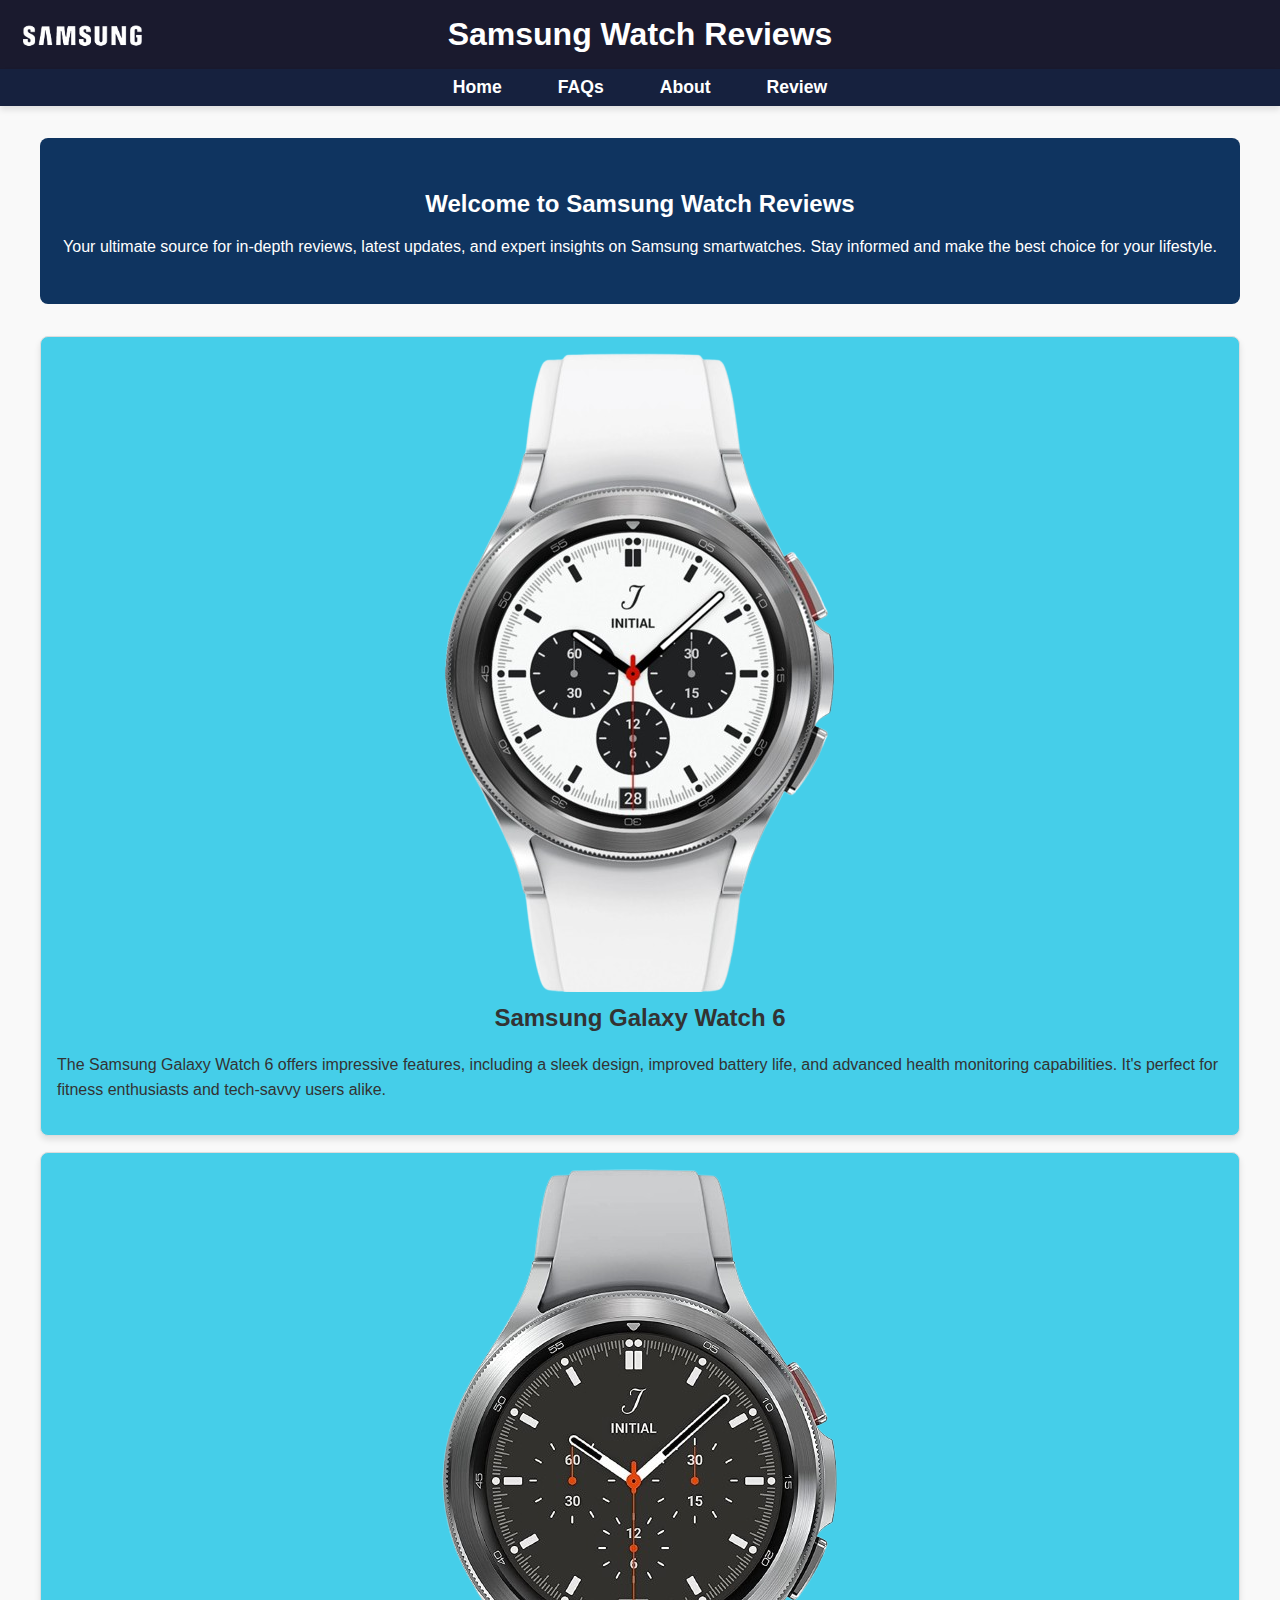
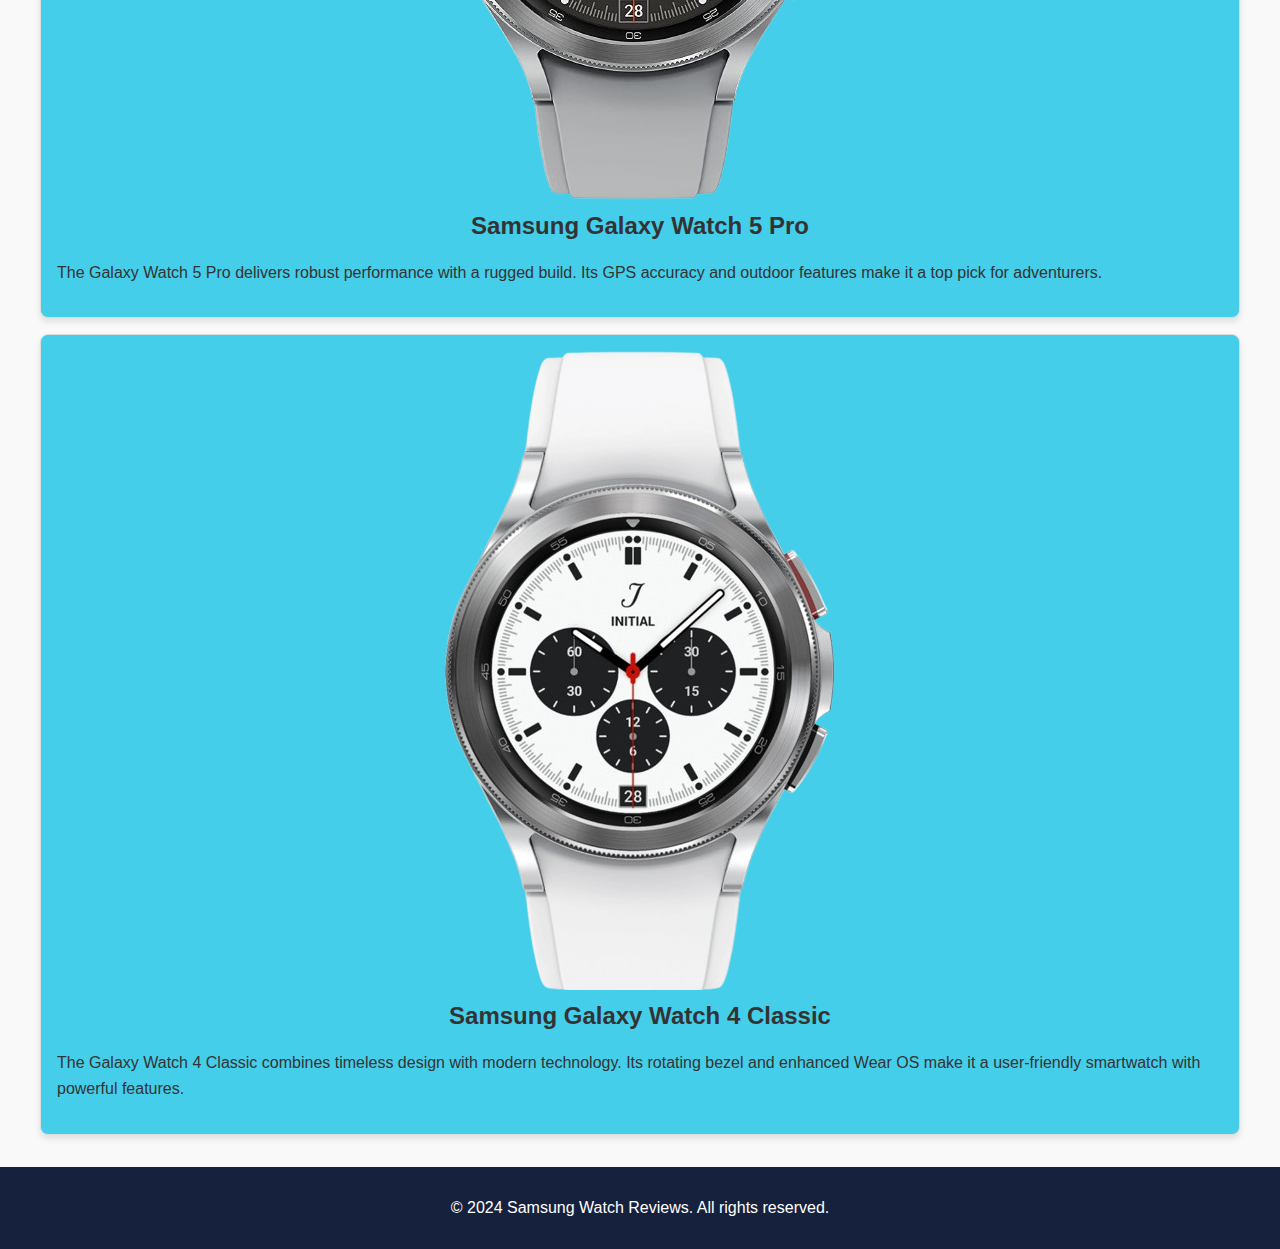
<file: index.html>
<!DOCTYPE html>
<html lang="en">
<head>
    <meta charset="UTF-8">
    <meta name="viewport" content="width=device-width, initial-scale=1.0">
    <title>Samsung Watch Reviews</title>
    <style>
        body {
            font-family: Arial, sans-serif;
            margin: 0;
            padding: 0;
            background-color: #f9f9f9;
            color: #333;
        }
        header {
            background-color: #1a1a2e;
            color: white;
            padding: 1rem 0;
            text-align: center;
        }
        header h1 {
            margin: 0;
        }
        nav {
            background-color: #16213e;
            color: white;
            padding: 0.5rem 0;
            box-shadow: 0 4px 6px rgba(0, 0, 0, 0.1);
        }
        nav ul {
            list-style: none;
            margin: 0;
            padding: 0;
            display: flex;
            justify-content: center;
            gap: 1.5rem;
        }
        nav ul li {
            position: relative;
        }
        nav ul li a {
            color: white;
            text-decoration: none;
            font-size: 1.1rem;
            font-weight: bold;
            padding: 0.5rem 1rem;
            transition: background-color 0.3s ease, color 0.3s ease;
        }
        nav ul li a:hover {
            background-color: #e94560;
            color: white;
            font-size: 1.2em;
            border-radius: 5px;
        }
        main {
            max-width: 1200px;
            margin: 2rem auto;
            padding: 0 1rem;
        }
        .review-card {
            background: white;
            border: 1px solid #ddd;
            border-radius: 8px;
            padding: 1rem;
            margin-bottom: 1rem;
            box-shadow: 0 4px 6px rgba(0, 0, 0, 0.1);
        }
        .review-card img {
            max-width: 100%;
            border-radius: 8px;
        }
        .review-card h2 {
            margin-top: 0.5rem;
        }
        .review-card p {
            line-height: 1.6;
        }
        .welcome-section {
            text-align: center;
            background-color: #0f3460;
            color: white;
            padding: 2rem 1rem;
            border-radius: 8px;
            margin-bottom: 2rem;
        }
        footer {
            text-align: center;
            padding: 1rem 0;
            background-color: #16213e;
            color: white;
        }
    </style>
</head>
<body>

    <img src="Sam_Logo1.png" style="position: absolute; height: 50px; left: 10px; top: 10px;">
    <header>
        <h1>Samsung Watch Reviews</h1>
    </header>
    <nav>
        <ul>
            <li><a href="index.html">Home</a></li>
            <li><a href="FAQ.html">FAQs</a></li>
            <li><a href="about.html">About</a></li>
            <li><a href="reviews.html">Review</a></li>
        </ul>
    </nav>
    <main>
        <div class="welcome-section">
            <h2>Welcome to Samsung Watch Reviews</h2>
            <p>Your ultimate source for in-depth reviews, latest updates, and expert insights on Samsung smartwatches. Stay informed and make the best choice for your lifestyle.</p>
        </div>

        <div class="review-card" style="background-color: #45cee9;">
            <center><img src="galaxy-watch3.png" alt="Samsung Watch"></center>
            <h2 style="text-align: center;">Samsung Galaxy Watch 6</h2>
            <p>The Samsung Galaxy Watch 6 offers impressive features, including a sleek design, improved battery life, and advanced health monitoring capabilities. It's perfect for fitness enthusiasts and tech-savvy users alike.</p>
        </div>

        <div class="review-card" style="background-color: #45cee9;">
            <center><img src="galaxy-watch2.png" alt="Samsung Watch"></center>
            <h2 style="text-align: center;">Samsung Galaxy Watch 5 Pro</h2>
            <p>The Galaxy Watch 5 Pro delivers robust performance with a rugged build. Its GPS accuracy and outdoor features make it a top pick for adventurers.</p>
        </div>

        <div class="review-card" style="background-color: #45cee9;">
            <center><img src="galaxy-watch3.png" alt="Samsung Watch"></center>
            <h2 style="text-align: center;">Samsung Galaxy Watch 4 Classic</h2>
            <p>The Galaxy Watch 4 Classic combines timeless design with modern technology. Its rotating bezel and enhanced Wear OS make it a user-friendly smartwatch with powerful features.</p>
        </div>
    </main>
    <footer>
        <p>&copy; 2024 Samsung Watch Reviews. All rights reserved.</p>
    </footer>
</body>
</html>
</file>
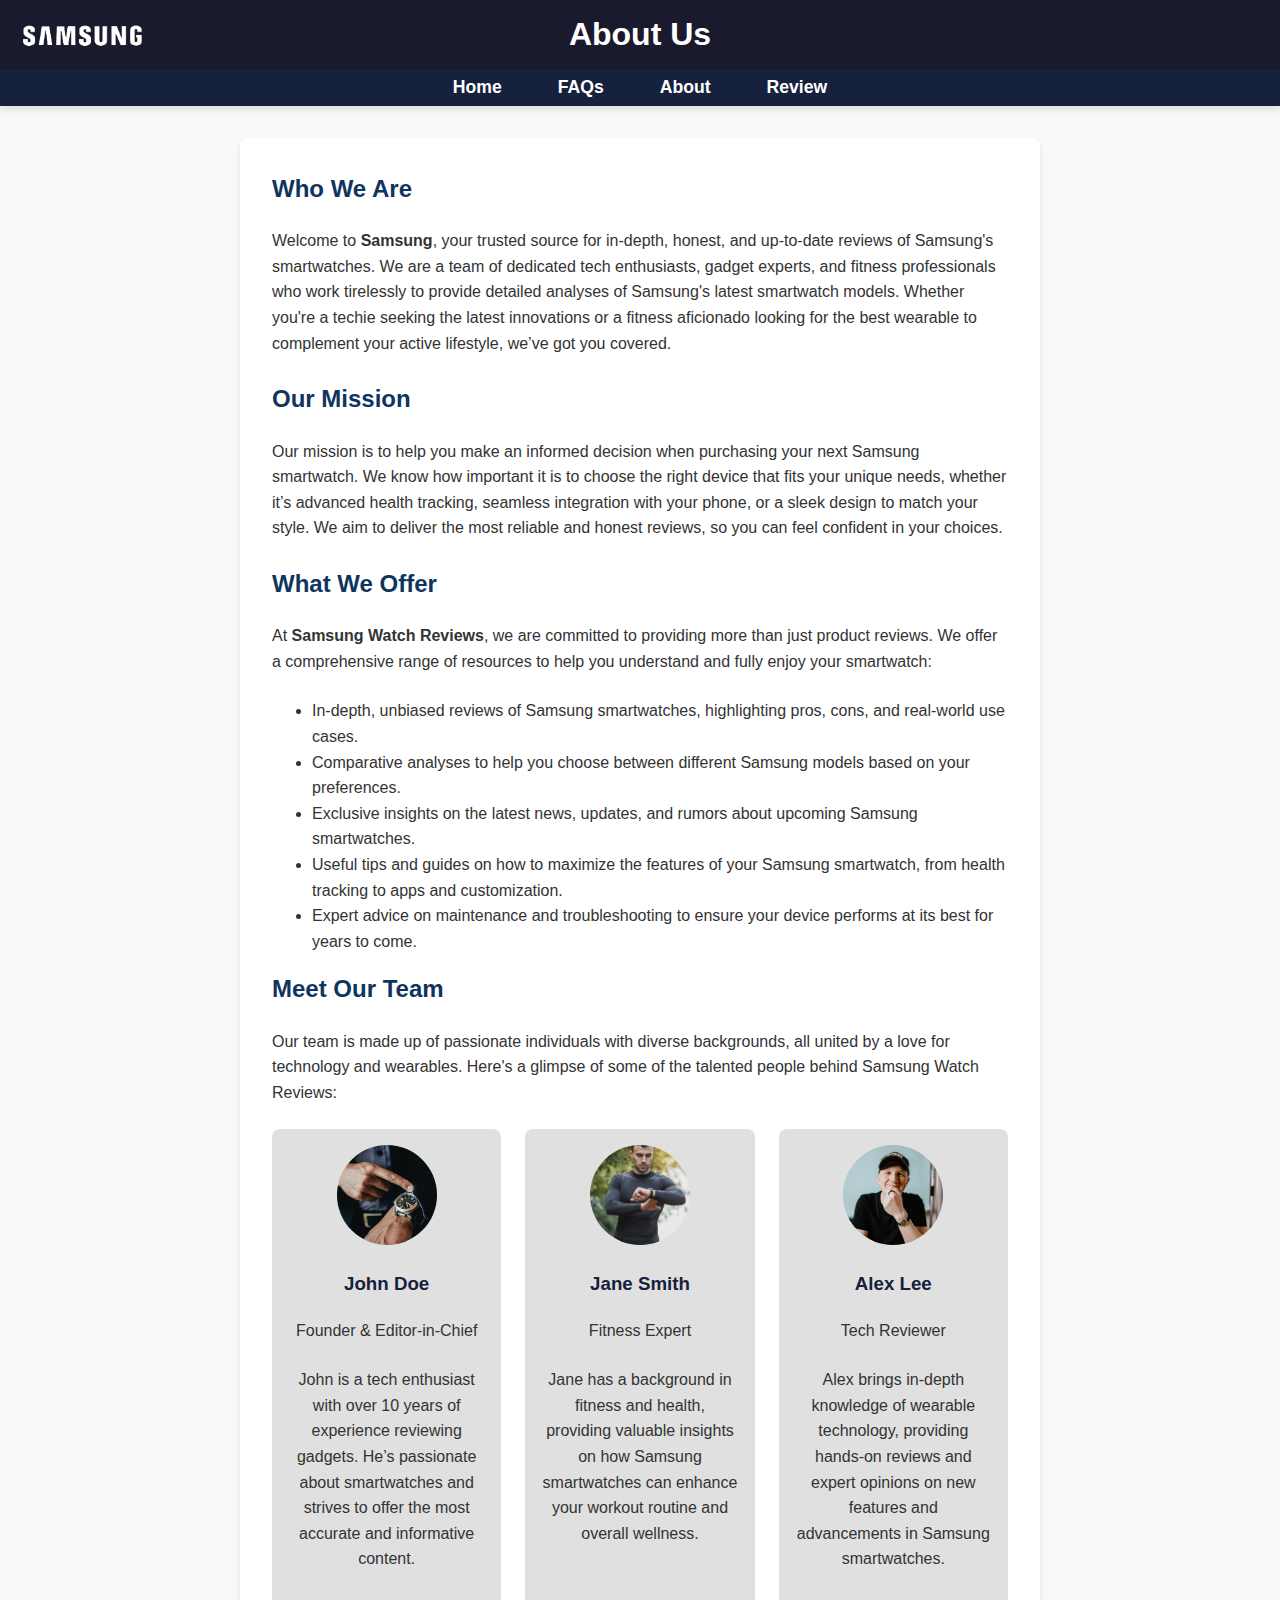
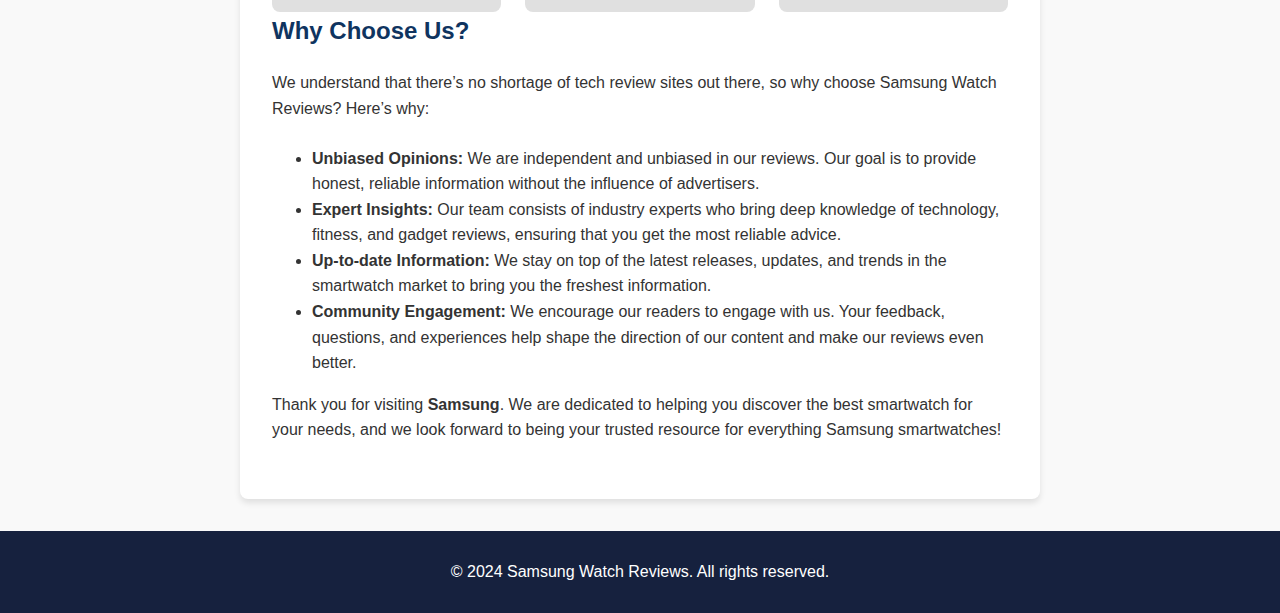
<file: about.html>
<!DOCTYPE html>
<html lang="en">
<head>
    <meta charset="UTF-8">
    <meta name="viewport" content="width=device-width, initial-scale=1.0">
    <title>About Us - Samsung Watch Reviews</title>
    <style>
        body {
            font-family: Arial, sans-serif;
            margin: 0;
            padding: 0;
            background-color: #f9f9f9;
            color: #333;
        }
        header {
            background-color: #1a1a2e;
            color: white;
            padding: 1rem 0;
            text-align: center;
        }
        header h1 {
            margin: 0;
        }
        nav {
            background-color: #16213e;
            color: white;
            padding: 0.5rem 0;
            box-shadow: 0 4px 6px rgba(0, 0, 0, 0.1);
        }
        nav ul {
            list-style: none;
            margin: 0;
            padding: 0;
            display: flex;
            justify-content: center;
            gap: 1.5rem;
        }
        nav ul li a {
            color: white;
            text-decoration: none;
            font-size: 1.1rem;
            font-weight: bold;
            padding: 0.5rem 1rem;
            transition: background-color 0.3s ease, color 0.3s ease;
        }
        nav ul li a:hover {
            background-color: #e94560;
            border-radius: 5px;
        }
        main {
            max-width: 800px;
            margin: 2rem auto;
            padding: 0 1rem;
            line-height: 1.6;
        }
        footer {
            text-align: center;
            padding: 1rem 0;
            background-color: #16213e;
            color: white;
        }
        .about-section {
            background: white;
            padding: 2rem;
            border-radius: 8px;
            box-shadow: 0 4px 6px rgba(0, 0, 0, 0.1);
        }
        .about-section h2 {
            color: #0f3460;
            margin-top: 0;
        }
        .about-section p {
            margin-bottom: 1.5rem;
        }
        .team-members {
            display: flex;
            justify-content: space-between;
            gap: 1.5rem;
        }
        .team-member {
            flex: 1;
            background: #e0e0e0;
            padding: 1rem;
            border-radius: 8px;
            text-align: center;
        }
        .team-member img {
            width: 100px;
            height: 100px;
            border-radius: 50%;
            object-fit: cover;
        }
        .team-member h3 {
            margin-top: 1rem;
            color: #16213e;
        }
    </style>
</head>
<body>

    <img src="Sam_Logo1.png" style="position: absolute; height: 50px; left: 10px; top: 10px;">
    <header>
        <h1>About Us</h1>
    </header>
    <nav>
        <ul>
            <li><a href="index.html">Home</a></li>
            <li><a href="FAQ.html">FAQs</a></li>
            <li><a href="about.html">About</a></li>
            <li><a href="reviews.html">Review</a></li>
        </ul>
    </nav>
    <main>
        <div class="about-section">
            <h2>Who We Are</h2>
            <p>Welcome to <strong>Samsung</strong>, your trusted source for in-depth, honest, and up-to-date reviews of Samsung's smartwatches. We are a team of dedicated tech enthusiasts, gadget experts, and fitness professionals who work tirelessly to provide detailed analyses of Samsung's latest smartwatch models. Whether you're a techie seeking the latest innovations or a fitness aficionado looking for the best wearable to complement your active lifestyle, we’ve got you covered.</p>
            
            <h2>Our Mission</h2>
            <p>Our mission is to help you make an informed decision when purchasing your next Samsung smartwatch. We know how important it is to choose the right device that fits your unique needs, whether it’s advanced health tracking, seamless integration with your phone, or a sleek design to match your style. We aim to deliver the most reliable and honest reviews, so you can feel confident in your choices.</p>
            
            <h2>What We Offer</h2>
            <p>At <strong>Samsung Watch Reviews</strong>, we are committed to providing more than just product reviews. We offer a comprehensive range of resources to help you understand and fully enjoy your smartwatch:</p>
            <ul>
                <li>In-depth, unbiased reviews of Samsung smartwatches, highlighting pros, cons, and real-world use cases.</li>
                <li>Comparative analyses to help you choose between different Samsung models based on your preferences.</li>
                <li>Exclusive insights on the latest news, updates, and rumors about upcoming Samsung smartwatches.</li>
                <li>Useful tips and guides on how to maximize the features of your Samsung smartwatch, from health tracking to apps and customization.</li>
                <li>Expert advice on maintenance and troubleshooting to ensure your device performs at its best for years to come.</li>
            </ul>
            
            <h2>Meet Our Team</h2>
            <p>Our team is made up of passionate individuals with diverse backgrounds, all united by a love for technology and wearables. Here's a glimpse of some of the talented people behind Samsung Watch Reviews:</p>
            <div class="team-members">
                <div class="team-member">
                    <img src="john dow.jpg" alt="John Doe">
                    <h3>John Doe</h3>
                    <p>Founder & Editor-in-Chief</p>
                    <p>John is a tech enthusiast with over 10 years of experience reviewing gadgets. He’s passionate about smartwatches and strives to offer the most accurate and informative content.</p>
                </div>
                <div class="team-member">
                    <img src="jane.jpg" alt="Jane Smith">
                    <h3>Jane Smith</h3>
                    <p>Fitness Expert</p>
                    <p>Jane has a background in fitness and health, providing valuable insights on how Samsung smartwatches can enhance your workout routine and overall wellness.</p>
                </div>
                <div class="team-member">
                    <img src="tech.jpg" alt="Alex Lee">
                    <h3>Alex Lee</h3>
                    <p>Tech Reviewer</p>
                    <p>Alex brings in-depth knowledge of wearable technology, providing hands-on reviews and expert opinions on new features and advancements in Samsung smartwatches.</p>
                </div>
            </div>
            
            <h2>Why Choose Us?</h2>
            <p>We understand that there’s no shortage of tech review sites out there, so why choose Samsung Watch Reviews? Here’s why:</p>
            <ul>
                <li><strong>Unbiased Opinions:</strong> We are independent and unbiased in our reviews. Our goal is to provide honest, reliable information without the influence of advertisers.</li>
                <li><strong>Expert Insights:</strong> Our team consists of industry experts who bring deep knowledge of technology, fitness, and gadget reviews, ensuring that you get the most reliable advice.</li>
                <li><strong>Up-to-date Information:</strong> We stay on top of the latest releases, updates, and trends in the smartwatch market to bring you the freshest information.</li>
                <li><strong>Community Engagement:</strong> We encourage our readers to engage with us. Your feedback, questions, and experiences help shape the direction of our content and make our reviews even better.</li>
            </ul>
            
            <p>Thank you for visiting <strong>Samsung</strong>. We are dedicated to helping you discover the best smartwatch for your needs, and we look forward to being your trusted resource for everything Samsung smartwatches!</p>
        </div>
    </main>
    <footer>
        <p>&copy; 2024 Samsung Watch Reviews. All rights reserved.</p>
    </footer>
</body>
</html>
</file>
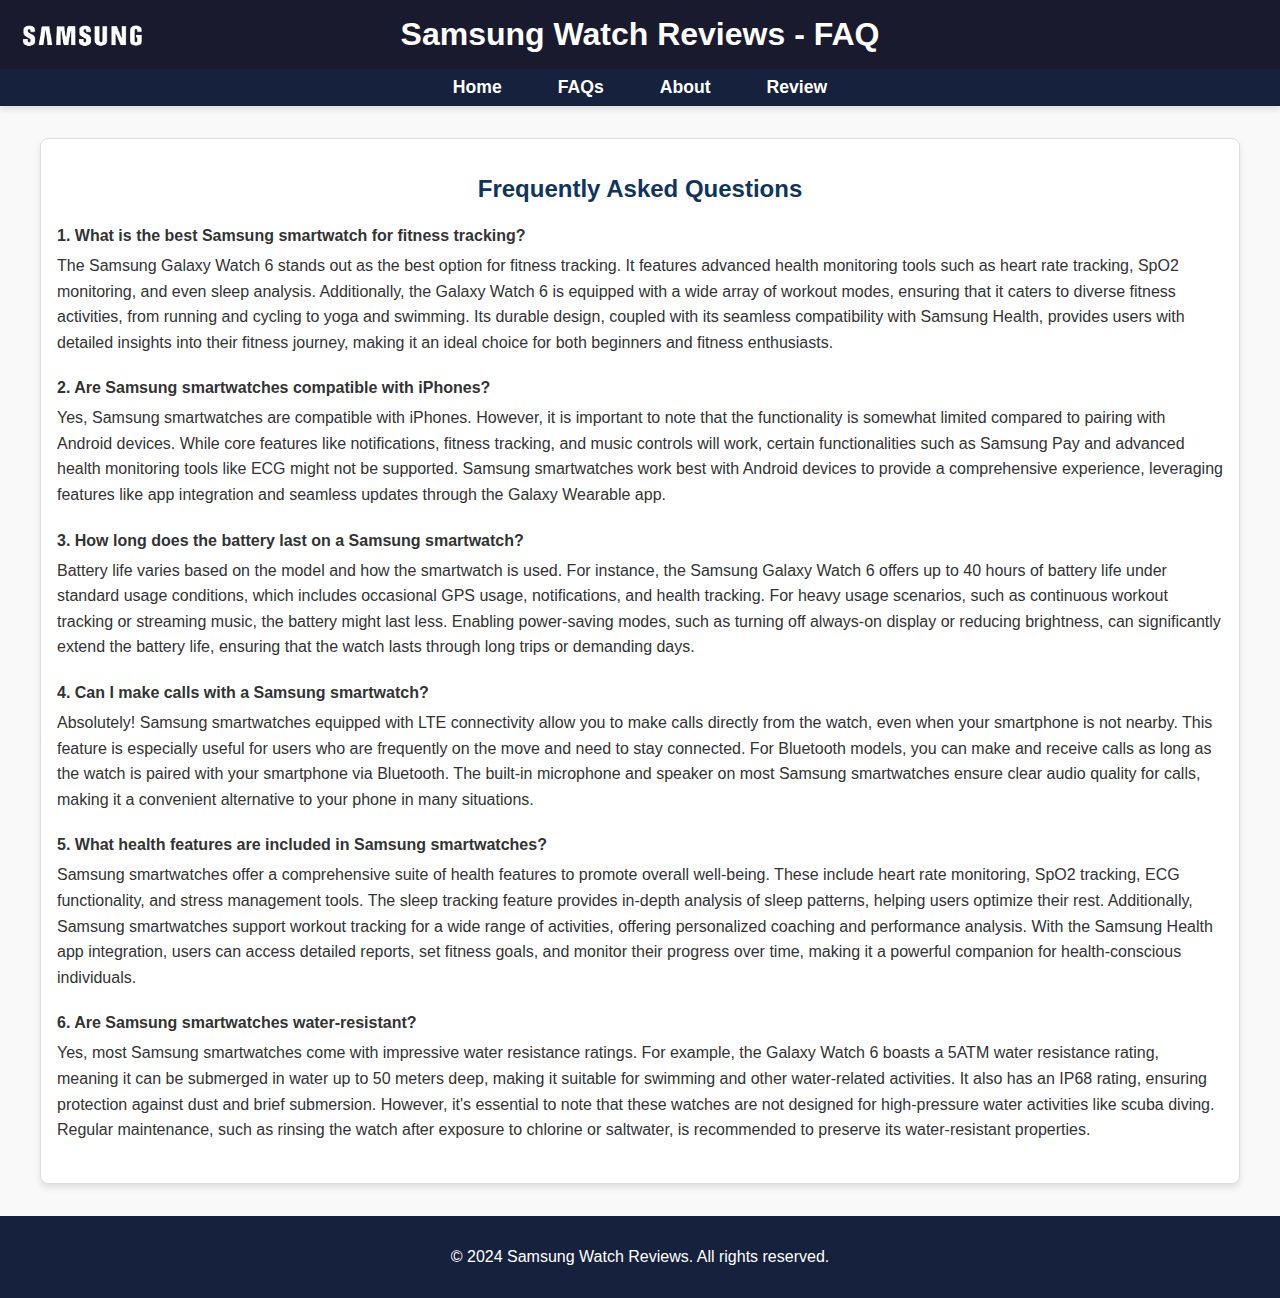
<file: FAQ.html>
<!DOCTYPE html>
<html lang="en">
<head>
    <meta charset="UTF-8">
    <meta name="viewport" content="width=device-width, initial-scale=1.0">
    <title>FAQ - Samsung Watch Reviews</title>
    <style>
        body {
            font-family: Arial, sans-serif;
            margin: 0;
            padding: 0;
            background-color: #f9f9f9;
            color: #333;
        }
        header {
            background-color: #1a1a2e;
            color: white;
            padding: 1rem 0;
            text-align: center;
        }
        header h1 {
            margin: 0;
        }
        nav {
            background-color: #16213e;
            color: white;
            padding: 0.5rem 0;
            box-shadow: 0 4px 6px rgba(0, 0, 0, 0.1);
        }
        nav ul {
            list-style: none;
            margin: 0;
            padding: 0;
            display: flex;
            justify-content: center;
            gap: 1.5rem;
        }
        nav ul li {
            position: relative;
        }
        nav ul li a {
            color: white;
            text-decoration: none;
            font-size: 1.1rem;
            font-weight: bold;
            padding: 0.5rem 1rem;
            transition: background-color 0.3s ease, color 0.3s ease;
        }
        nav ul li a:hover {
            background-color: #e94560;
            color: white;
            border-radius: 5px;
        }
        main {
            max-width: 1200px;
            margin: 2rem auto;
            padding: 0 1rem;
        }
        .faq-section {
            background: white;
            border: 1px solid #ddd;
            border-radius: 8px;
            padding: 1rem;
            box-shadow: 0 4px 6px rgba(0, 0, 0, 0.1);
        }
        .faq-section h2 {
            text-align: center;
            color: #0f3460;
        }
        .faq {
            margin: 1.5rem 0;
        }
        .faq-question {
            font-weight: bold;
            margin-bottom: 0.5rem;
        }
        .faq-answer {
            margin-bottom: 1rem;
            line-height: 1.6;
        }
        footer {
            text-align: center;
            padding: 1rem 0;
            background-color: #16213e;
            color: white;
        }
    </style>
</head>
<body>

    <img src="Sam_Logo1.png" style="position: absolute; height: 50px; left: 10px; top: 10px;">
    <header>
        <h1>Samsung Watch Reviews - FAQ</h1>
    </header>
    <nav>
        <ul>
            <li><a href="index.html">Home</a></li>
            <li><a href="FAQ.html">FAQs</a></li>
            <li><a href="about.html">About</a></li>
            <li><a href="reviews.html">Review</a></li>
        </ul>
    </nav>
    <main>
        <div class="faq-section">
            <h2>Frequently Asked Questions</h2>

            <div class="faq">
                <div class="faq-question">1. What is the best Samsung smartwatch for fitness tracking?</div>
                <div class="faq-answer">The Samsung Galaxy Watch 6 stands out as the best option for fitness tracking. It features advanced health monitoring tools such as heart rate tracking, SpO2 monitoring, and even sleep analysis. Additionally, the Galaxy Watch 6 is equipped with a wide array of workout modes, ensuring that it caters to diverse fitness activities, from running and cycling to yoga and swimming. Its durable design, coupled with its seamless compatibility with Samsung Health, provides users with detailed insights into their fitness journey, making it an ideal choice for both beginners and fitness enthusiasts.</div>
            </div>

            <div class="faq">
                <div class="faq-question">2. Are Samsung smartwatches compatible with iPhones?</div>
                <div class="faq-answer">Yes, Samsung smartwatches are compatible with iPhones. However, it is important to note that the functionality is somewhat limited compared to pairing with Android devices. While core features like notifications, fitness tracking, and music controls will work, certain functionalities such as Samsung Pay and advanced health monitoring tools like ECG might not be supported. Samsung smartwatches work best with Android devices to provide a comprehensive experience, leveraging features like app integration and seamless updates through the Galaxy Wearable app.</div>
            </div>

            <div class="faq">
                <div class="faq-question">3. How long does the battery last on a Samsung smartwatch?</div>
                <div class="faq-answer">Battery life varies based on the model and how the smartwatch is used. For instance, the Samsung Galaxy Watch 6 offers up to 40 hours of battery life under standard usage conditions, which includes occasional GPS usage, notifications, and health tracking. For heavy usage scenarios, such as continuous workout tracking or streaming music, the battery might last less. Enabling power-saving modes, such as turning off always-on display or reducing brightness, can significantly extend the battery life, ensuring that the watch lasts through long trips or demanding days.</div>
            </div>

            <div class="faq">
                <div class="faq-question">4. Can I make calls with a Samsung smartwatch?</div>
                <div class="faq-answer">Absolutely! Samsung smartwatches equipped with LTE connectivity allow you to make calls directly from the watch, even when your smartphone is not nearby. This feature is especially useful for users who are frequently on the move and need to stay connected. For Bluetooth models, you can make and receive calls as long as the watch is paired with your smartphone via Bluetooth. The built-in microphone and speaker on most Samsung smartwatches ensure clear audio quality for calls, making it a convenient alternative to your phone in many situations.</div>
            </div>

            <div class="faq">
                <div class="faq-question">5. What health features are included in Samsung smartwatches?</div>
                <div class="faq-answer">Samsung smartwatches offer a comprehensive suite of health features to promote overall well-being. These include heart rate monitoring, SpO2 tracking, ECG functionality, and stress management tools. The sleep tracking feature provides in-depth analysis of sleep patterns, helping users optimize their rest. Additionally, Samsung smartwatches support workout tracking for a wide range of activities, offering personalized coaching and performance analysis. With the Samsung Health app integration, users can access detailed reports, set fitness goals, and monitor their progress over time, making it a powerful companion for health-conscious individuals.</div>
            </div>

            <div class="faq">
                <div class="faq-question">6. Are Samsung smartwatches water-resistant?</div>
                <div class="faq-answer">Yes, most Samsung smartwatches come with impressive water resistance ratings. For example, the Galaxy Watch 6 boasts a 5ATM water resistance rating, meaning it can be submerged in water up to 50 meters deep, making it suitable for swimming and other water-related activities. It also has an IP68 rating, ensuring protection against dust and brief submersion. However, it's essential to note that these watches are not designed for high-pressure water activities like scuba diving. Regular maintenance, such as rinsing the watch after exposure to chlorine or saltwater, is recommended to preserve its water-resistant properties.</div>
            </div>
        </div>
    </main>
    <footer>
        <p>&copy; 2024 Samsung Watch Reviews. All rights reserved.</p>
    </footer>
</body>
</html>
</file>
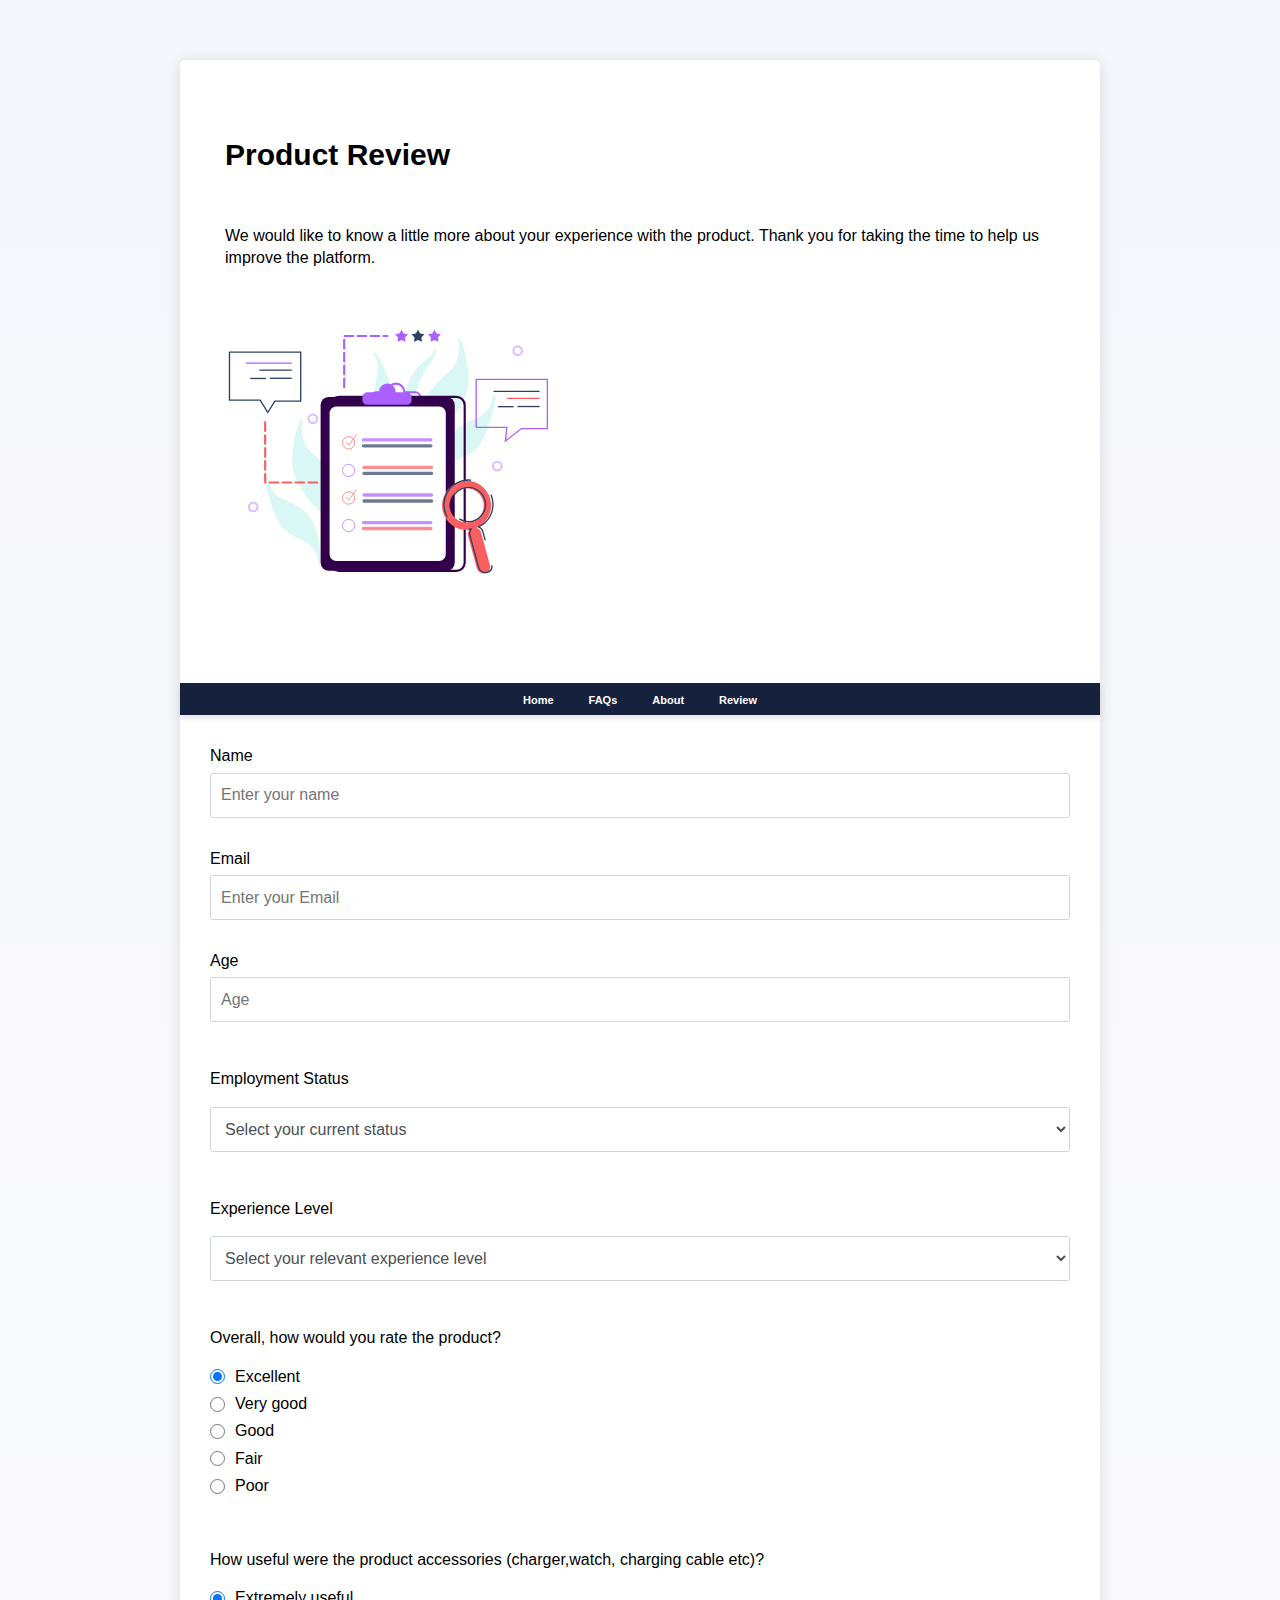
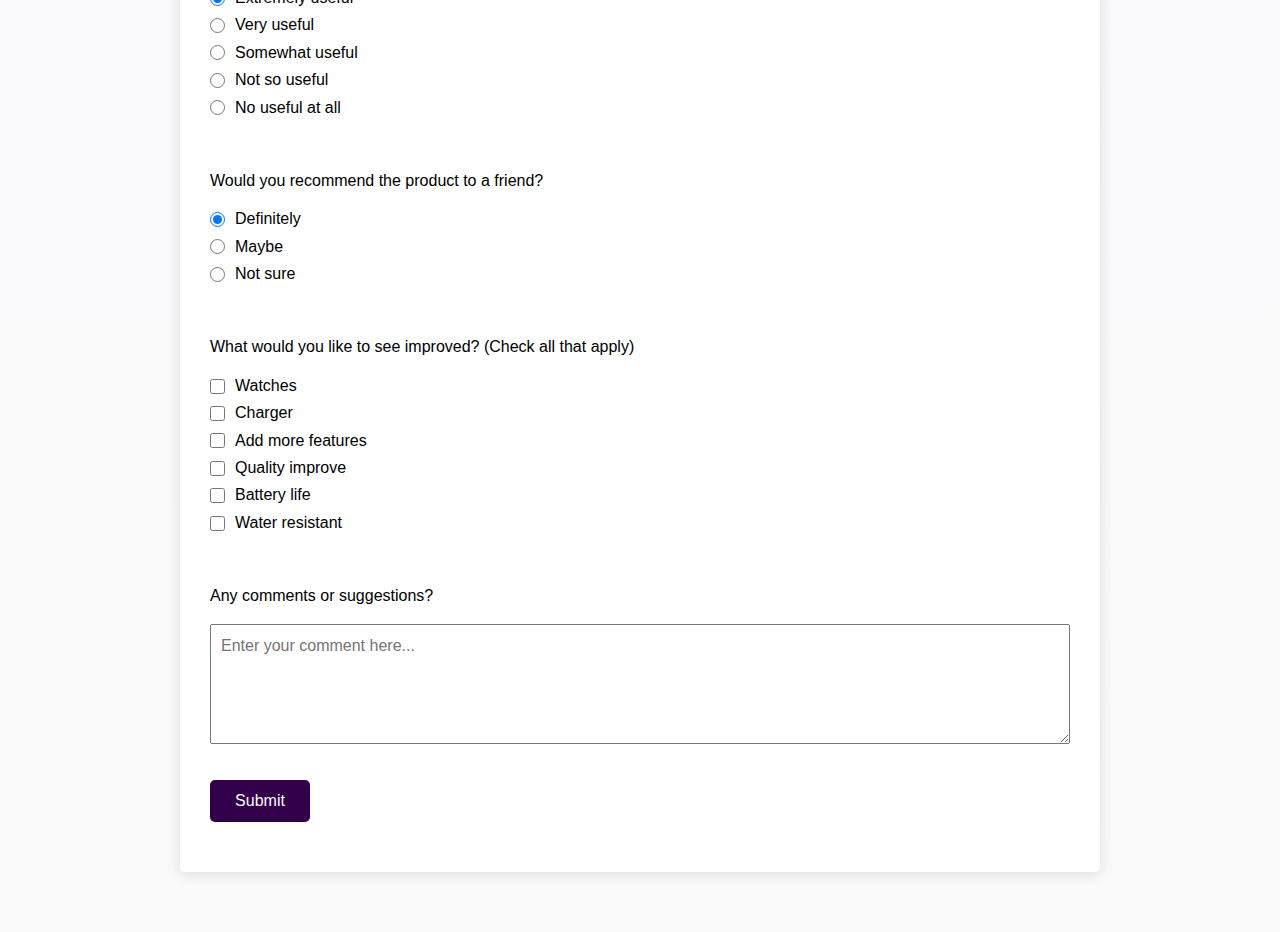
<file: reviews.html>
<!DOCTYPE html>
<html lang="en">
  
<head>
  <link rel="stylesheet" type="text/css" href="form.css">
  <meta name="viewport" content="width=device-width, initial-scale=1">
  <meta name="description" content="Survey form ui created for the FreeCodeCamp's Responsive Web Design Certification.">
  <title>Survey Form</title>
</head>

<body>

  
<div class="container">
  <div class="header">
    <div class="codsflumn-header">
      <h1 id="title">Product Review </h1>
        <p id="description">We would like to know a little more about your experience with the product. Thank you for taking the time to help us improve the platform.</p>
      </div>

      <div class="column-image">
        <div id="image-div">
          <img src="survey_icon.svg" width="400" height="400" alt="Survey form icon">
        </div>
    </div>
  </div>

  <nav>
    <ul>
      <li><a href="index.html">Home</a></li>
            <li><a href="FAQ.html">FAQs</a></li>
            <li><a href="about.html">About</a></li>
            <li><a href="reviews.html">Review</a></li>
    </ul>
</nav>
  
  <form id="survey-form">
    <div class="form-group">
      <label id="name-label" for="name">Name</label>
      <input
        type="text"
        name="name"
        id="name"
        class="form-control"
        placeholder="Enter your name"
        required
      />
    </div>
    
    <div class="form-group">
      <label id="email-label" for="email">Email</label>
      <input
        type="email"
        name="email"
        id="email"
        class="form-control"
        placeholder="Enter your Email"
        required
      />
    </div>
    
    <div class="form-group">
      <label id="number-label" for="number">Age</label>
      <input
        type="number"
        name="age"
        id="number"
        min="10"
        max="99"
        class="form-control"
        placeholder="Age"
      />
    </div>
    
    <div class="form-group">
      <p>Employment Status</p>
      <select id="dropdown" name="role" class="form-control" required>
        <option disabled selected value>Select your current status</option>
        <option value="student">Student</option>
        <option value="job-full">Employed Full Time</option>
        <option value="job-part">Employed Part Time</option>
        <option value="self-employed">Self-employed</option>
        <option value="unemployed">Unemployed</option>
        <option value="retired">Retired</option>
        <option value="preferNo">Prefer not to say</option>
        <option value="other">Other</option>
      </select>
    </div>
    
        <div class="form-group">
      <p>Experience Level</p>
      <select id="experience-dropdown" name="experience" class="form-control" required>
        <option disabled selected value>Select your relevant experience level</option>
        <option value="junior">Junior (0-2 years experience)</option>
        <option value="mid">Mid-level (2+ years experience)</option>
        <option value="senior">Senior</option>
        <option value="executive">Executive</option>
        <option value="other">Other</option>
      </select>
    </div>

    <div class="form-group">
      <p>Overall, how would you rate the product?</p>
      <label>
        <input
          name="user-rate"
          value="excellent"
          type="radio"
          class="input-radio"
          checked
        />Excellent</label>
      <label>
        <input
          name="user-rate"
          value="very-good"
          type="radio"
          class="input-radio"
        />Very good</label>

      <label>
        <input
          name="user-rate"
          value="good"
          type="radio"
          class="input-radio"
        />Good</label>
      
      <label>
        <input
          name="user-rate"
          value="fair"
          type="radio"
          class="input-radio"
        />Fair</label>
      
      <label>
        <input
          name="user-rate"
          value="poor"
          type="radio"
          class="input-radio"
        />Poor</label>
    </div>
    
     <div class="form-group">
      <p>How useful were the product accessories (charger,watch, charging cable etc)?</p>
      <label>
        <input
          name="materials-rate"
          value="extremely"
          type="radio"
          class="input-radio"
          checked
        />Extremely useful</label>
      <label>
        <input
          name="materials-rate"
          value="very"
          type="radio"
          class="input-radio"
        />Very useful</label>

      <label>
        <input
          name="materials-rate"
          value="somewhat"
          type="radio"
          class="input-radio"
        />Somewhat useful</label>
      
      <label>
        <input
          name="materials-rate"
          value="not-so"
          type="radio"
          class="input-radio"
        />Not so useful</label>
      
      <label>
        <input
          name="materials-rate"
          value="no"
          type="radio"
          class="input-radio"
        />No useful at all</label>
    </div>
    
    <div class="form-group">
      <p>Would you recommend the product to a friend?</p>
      <label>
        <input
          name="user-recommend"
          value="definitely"
          type="radio"
          class="input-radio"
          checked
        />Definitely</label>
      <label>
        <input
          name="user-recommend"
          value="maybe"
          type="radio"
          class="input-radio"
        />Maybe</label>

      <label>
        <input
          name="user-recommend"
          value="not-sure"
          type="radio"
          class="input-radio"
        />Not sure</label>
    </div>

    <div class="form-group">
      <p>
        What would you like to see improved? (Check all that apply)
      </p>

      <label>
        <input
          name="prefer"
          value="lectures"
          type="checkbox"
          class="input-checkbox"
        />Watches</label>
      
      <label>
        <input
          name="prefer"
          value="material"
          type="checkbox"
          class="input-checkbox"
        />Charger</label>
      
      <label>
        <input
          name="prefer"
          value="assignments"
          type="checkbox"
          class="input-checkbox"
        />Add more features</label>
      
      <label>
        <input
          name="prefer"
          value="exams"
          type="checkbox"
          class="input-checkbox"
        />Quality improve</label>
     
      <label>
        <input
          name="prefer"
          value="forum"
          type="checkbox"
          class="input-checkbox"
        />Battery life</label>
      
      <label>
        <input
          name="prefer"
          value="additional-courses"
          type="checkbox"
          class="input-checkbox"
        />Water resistant</label>
    </div>

    <div class="form-group">
      <p>Any comments or suggestions?</p>
      <textarea
        id="comments"
        class="input-textarea"
        name="comment"
        placeholder="Enter your comment here..."></textarea>
    </div>

    <div class="form-group">
      <button type="submit" id="submit" class="submit-button" onclick="button()">
        Submit
      </button>
    </div>
  </form>
</div>

<script>
  function button(){
    if(!document.getElementById("name").value){
      window.alert("plz fill the form");
      window.location.href="reviews.html";
    }
    else {
      window.alert("Thank you for your reviews 😊");
      window.location.href="index.html";
    }
  }
   
  
  
</script>

 

</body>

</html>
</file>
<file: form.css>
:root {
    font-size: 10px;
  }
  
  *,
  *::before,
  *::after {
    box-sizing: border-box;
  }

  nav {
    background-color: #16213e;
    color: white;
    padding: 0.5rem 0;
    box-shadow: 0 4px 6px rgba(0, 0, 0, 0.1);
}
nav ul {
    list-style: none;
    margin: 0;
    padding: 0;
    display: flex;
    justify-content: center;
    gap: 1.5rem;
}
nav ul li {
    position: relative;
}
nav ul li a {
    color: white;
    text-decoration: none;
    font-size: 1.1rem;
    font-weight: bold;
    padding: 0.5rem 1rem;
    transition: background-color 0.3s ease, color 0.3s ease;
}
nav ul li a:hover {
    background-color: #e94560;
    color: white;
    font-size: 1.2em;
    border-radius: 5px;
}
  
  body {
    font-family: "Segoe UI", "Roboto", "Helvetica Neue", Arial, sans-serif;
    font-size: 1.6rem;
    line-height: 1.4;
    color: black;
    margin: 0;
    background: linear-gradient(0deg, rgba(251,251,251,1) 0%, rgba(246,247,252,1) 100%);
  }
  
  h1 {
    font-size: 3rem;
    line-height: 2;
    margin-bottom: 4rem;
  }
  
  img {
    max-width: 100%;
    height: auto;
    display: block;
  }
  
  label {
    display: flex;
    align-items: center;
    margin-bottom: 0.5rem;
  }
  
  input,
  button,
  select,
  textarea {
    margin: 0;
    font-family: inherit;
    font-size: inherit;
    line-height: inherit;
  }
  
  button {
    border: none;
  }
  
  .container {
    width: 100%;
    margin: 6rem auto 6rem auto;
    box-shadow: 0 0.2rem 1.3rem 0.2rem rgba(0, 0, 0, 0.1);
    border-radius: 0.5rem;
    background-color: #fff;
  }
  
  @media (min-width: 576px) {
    .container {
      max-width: 540px;
    }
  }
  
  @media (min-width: 976px) {
    .container {
      max-width: 920px;
    }
  }
  
  .header {
    padding: 4.5rem;
    margin-bottom: 2rem;
  }
  
  /*Header*/
  .column-header {
    float: left;
    width: 54%;
    padding-top: 5rem;
    margin-right: 6%;
  }
  
  .column-image {
    float: left;
    width: 40%;
  }
  
  .header:after {
    content: "";
    display: table;
    clear: both;
  }
  
  @media screen and (max-width: 1000px) {
    .column-header,
    .column-image {
      width: 100%;
      margin: 0;
    }
    #image-div img {
      margin: auto;
    }
  }
  
  /*Form*/
  
  form {
    padding: 2.5rem;
    border-radius: 0.5rem;
  }
  
  .form-group {
    margin: 0 auto 2rem auto;
    padding: 0.5rem;
  }
  
  .form-control {
    display: block;
    width: 100%;
    height: 4.5rem;
    padding: 1rem;
    color: #495057;
    background-color: #fff;
    border: 1px solid #ced4da;
    border-radius: 0.25rem;
    transition: border-color 0.15s ease-in-out, box-shadow 0.15s ease-in-out;
  }
  
  .form-control:focus {
    border-color: #a6d8e2;
    outline: 0;
    box-shadow: 0 0 1rem 0.2rem rgba(205, 240, 247, 0.25);
  }
  
  .input-radio,
  .input-checkbox {
    display: inline-block;
    margin-right: 1rem;
    min-height: 1.5rem;
    min-width: 1.5rem;
  }
  
  .input-textarea {
    min-height: 120px;
    width: 100%;
    padding: 1rem;
    resize: vertical;
  }
  
  .submit-button {
    display: inline-block;
    width: 10rem;
    padding: 1rem;
    background: #32004a;
    color: #fff;
    border-radius: 0.5rem;
    cursor: pointer;
  }
  
  .submit-button:hover {
    animation-name: background-color;
    animation-duration: 500ms;
    animation-fill-mode: forwards;
    animation-timing-function: ease-out;
  }
  
  @keyframes background-color {
      100% {
        background-color: #6f4c81;
      }
  }
  
  .footer {
    color: #28003b;
    padding: 0.1rem;
    text-align: center;
  }
</file>
